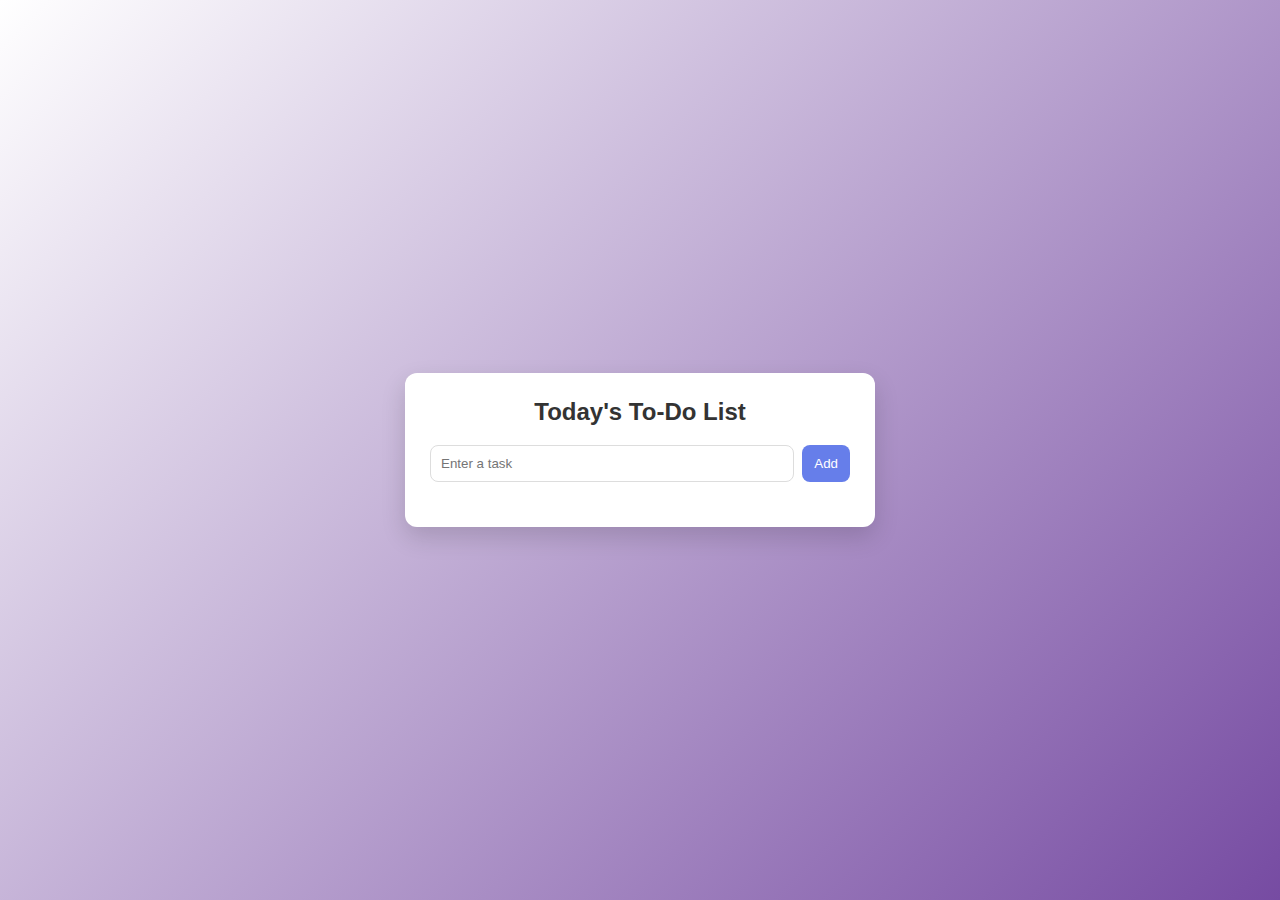
<file: to_do_list/index.html>
<!DOCTYPE html>
<html>
<head>
    <title>To-Do List</title>
    <style>
        body {
            font-family: 'Segoe UI', sans-serif;
            background: linear-gradient(135deg, white, #764ba2);
            display: flex;
            justify-content: center;
            align-items: center;
            height: 100vh;
            margin: 0;
        }

        .container {
            background: white;
            width: 420px;
            padding: 25px;
            border-radius: 12px;
            box-shadow: 0 10px 25px rgba(0,0,0,0.15);
        }

        h2 {
            margin-top: 0;
            text-align: center;
            color: #333;
        }

        .input-section {
            display: flex;
            gap: 8px;
            margin-bottom: 20px;
        }

        input {
            flex: 1;
            padding: 10px;
            border-radius: 8px;
            border: 1px solid #ddd;
            outline: none;
            transition: 0.3s;
        }

        input:focus {
            border-color: #667eea;
            box-shadow: 0 0 5px rgba(14, 19, 37, 0.4);
        }

        button {
            padding: 8px 12px;
            border-radius: 8px;
            border: none;
            cursor: pointer;
            font-weight: 500;
            transition: 0.3s;
        }

        .add-btn {
            background: #667eea;
            color: white;
        }

        .add-btn:hover {
            background: wheat;
        }

        ul {
            list-style: none;
            padding: 0;
            margin: 0;
        }

        li {
            background: #f9f9f9;
            margin-bottom: 10px;
            padding: 10px 12px;
            border-radius: 8px;
            display: flex;
            justify-content: space-between;
            align-items: center;
            transition: 0.3s;
        }

        li:hover {
            background: #f1f3ff;
        }

        .task-left {
            display: flex;
            align-items: center;
            gap: 8px;
        }

        .actions {
            opacity: 0;
            transition: 0.3s;
        }

        li:hover .actions {
            opacity: 1;
        }

        .completed {
            text-decoration: line-through;
            color: gray;
        }

        .update-btn {
            background: #ffc107;
            color: black;
        }

        .update-btn:hover {
            background: #e0a800;
        }

        .delete-btn {
            background: #dc3545;
            color: white;
            margin-left: 5px;
        }

        .delete-btn:hover {
            background: #c82333;
        }
    </style>
</head>
<body>

<div class="container">
    <h2>Today's To-Do List</h2>

    <div class="input-section">
        <input type="text" id="taskInput" placeholder="Enter a task">
        <button class="add-btn" onclick="addTask()">Add</button>
    </div>

    <ul id="taskList"></ul>
</div>

<script>
function addTask() {
    let input = document.getElementById("taskInput");
    let taskText = input.value.trim();

    if (taskText === "") {
        alert("Please enter a task");
        return;
    }

    let li = document.createElement("li");

    let leftDiv = document.createElement("div");
    leftDiv.className = "task-left";

    let checkbox = document.createElement("input");
    checkbox.type = "checkbox";

    let span = document.createElement("span");
    span.textContent = taskText;

    checkbox.onclick = function () {
        span.classList.toggle("completed");
    };

    leftDiv.appendChild(checkbox);
    leftDiv.appendChild(span);

    let actionDiv = document.createElement("div");
    actionDiv.className = "actions";

    let updateBtn = document.createElement("button");
    updateBtn.textContent = "Update";
    updateBtn.className = "update-btn";
    updateBtn.onclick = function () {
        let newTask = prompt("Update task:", span.textContent);
        if (newTask !== null && newTask.trim() !== "") {
            span.textContent = newTask;
        }
    };

    let deleteBtn = document.createElement("button");
    deleteBtn.textContent = "Delete";
    deleteBtn.className = "delete-btn";
    deleteBtn.onclick = function () {
        li.remove();
    };

    actionDiv.appendChild(updateBtn);
    actionDiv.appendChild(deleteBtn);

    li.appendChild(leftDiv);
    li.appendChild(actionDiv);

    document.getElementById("taskList").appendChild(li);

    input.value = "";
}
</script>

</body>
</
</file>
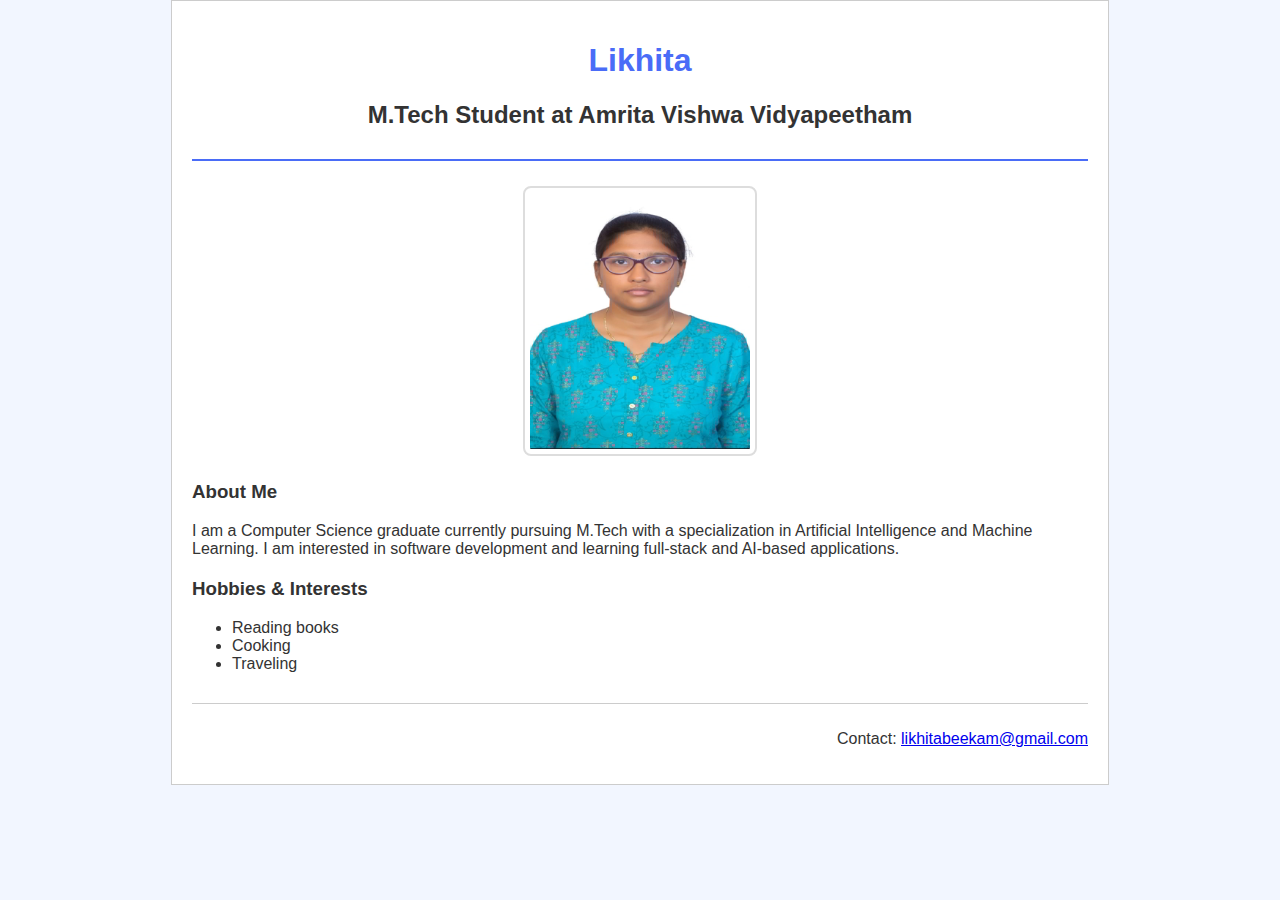
<file: webpage1/index.html>
<!DOCTYPE html>
<html lang="en">
<head>
    <meta charset="UTF-8">
    <title>Personal Profile - Likhita</title>

    <style>
        body {
            background-color: #f2f6ff;
            color: #333;
            font-family: Arial, sans-serif;
            margin: 0;
            padding: 0;
        }

        .container {
            width: 70%;
            margin: auto;
            background-color: #ffffff;
            padding: 20px;
            border: 1px solid #ccc;
        }

        header {
            text-align: center;
            border-bottom: 2px solid #4a6cf7;
            padding-bottom: 10px;
        }

        .profile-image {
    display: flex;
    justify-content: center;
    margin: 25px 0;
}

.profile-image img {
    width: 220px;
    height: auto;
    border-radius: 8px;          /* soft corners */
    border: 2px solid #ddd;
    padding: 5px;
    background-color: #fff;
}


        section {
            margin-top: 20px;
        }

        h1 {
            color: #4a6cf7;
        }

        footer {
            margin-top: 30px;
            text-align: right;
            border-top: 1px solid #ccc;
            padding-top: 10px;
        }
    </style>
</head>

<body>

<div class="container">

    <header>
        <h1>Likhita</h1>
        <h2>M.Tech Student at Amrita Vishwa Vidyapeetham</h2>
    </header>

    <div class="profile-image">
    <img src="image.jpg" alt="Profile photo">
</div>


    <section>
        <h3>About Me</h3>
        <p>
            I am a Computer Science graduate currently pursuing M.Tech with a specialization
            in Artificial Intelligence and Machine Learning. I am interested in software
            development and learning full-stack and AI-based applications.
        </p>
    </section>

    <section>
        <h3>Hobbies & Interests</h3>
        <ul>
            <li>Reading books</li>
            <li>Cooking</li>
            <li>Traveling</li>
        </ul>
    </section>

    <footer>
        <p>Contact: <a href="mailto:likhitabeekam@gmail.com">likhitabeekam@gmail.com</a></p>
    </footer>

</div>

</body>
</html>
</file>
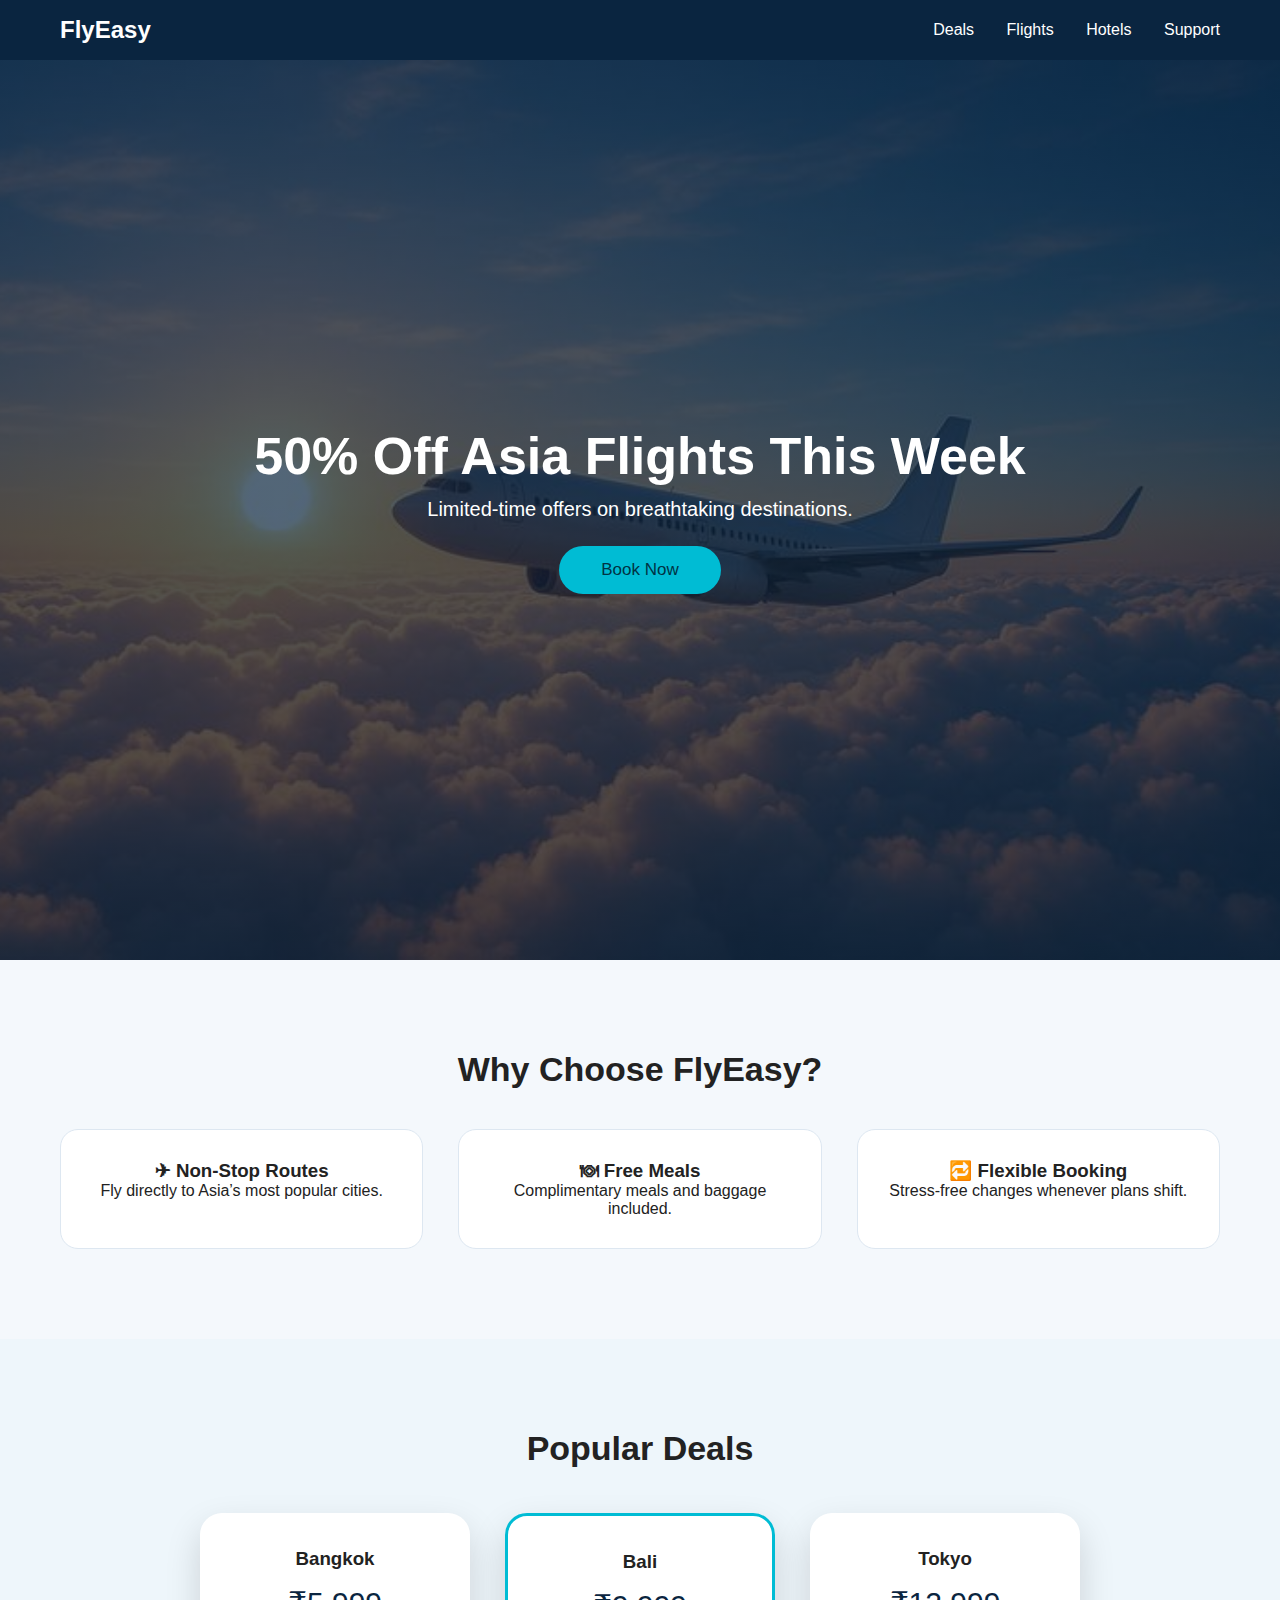
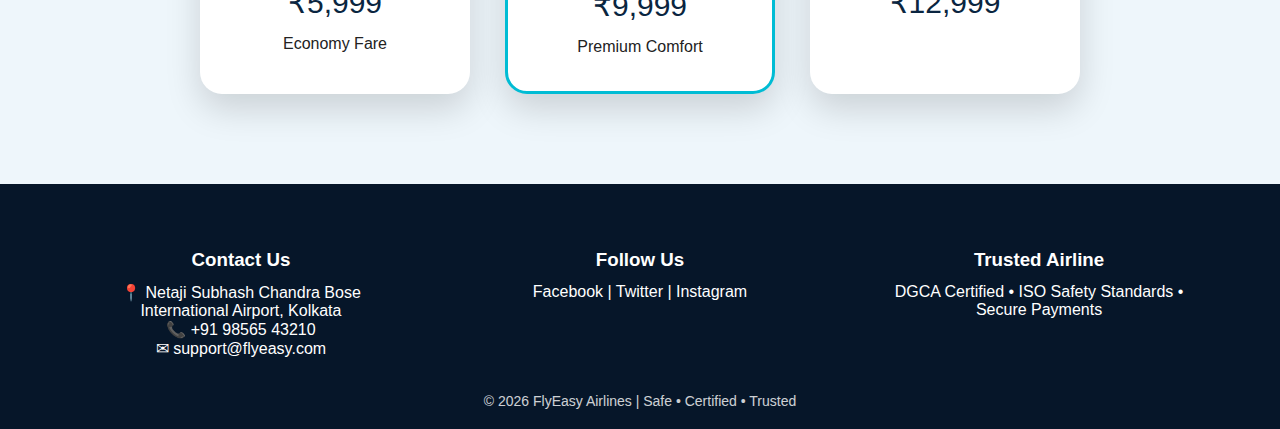
<file: webpage2/index.html>
<!DOCTYPE html>
<html lang="en">
<head>
    <meta charset="UTF-8">
    <title>FlyEasy | Asia Flash Sale</title>
    <link rel="stylesheet" href="style.css">
</head>

<body>

<header>
    <h2>FlyEasy</h2>
    <nav>
        <a href="#">Deals</a>
        <a href="#">Flights</a>
        <a href="#">Hotels</a>
        <a href="#">Support</a>
    </nav>
</header>

<section class="hero">
    <div>
        <h1>50% Off Asia Flights This Week</h1>
        <p>Limited-time offers on breathtaking destinations.</p>
        <button>Book Now</button>
    </div>
</section>

<section class="features">
    <h2>Why Choose FlyEasy?</h2>
    <div class="feature-grid">
        <div class="feature-card">
            <h3>✈ Non-Stop Routes</h3>
            <p>Fly directly to Asia’s most popular cities.</p>
        </div>
        <div class="feature-card">
            <h3>🍽 Free Meals</h3>
            <p>Complimentary meals and baggage included.</p>
        </div>
        <div class="feature-card">
            <h3>🔁 Flexible Booking</h3>
            <p>Stress-free changes whenever plans shift.</p>
        </div>
    </div>
</section>

<section class="pricing">
    <h2>Popular Deals</h2>
    <div class="pricing-grid">
        <div class="price-card">
            <h3>Bangkok</h3>
            <p class="price">₹5,999</p>
            <p>Economy Fare</p>
        </div>

        <div class="price-card recommended">
            <h3>Bali</h3>
            <p class="price">₹9,999</p>
            <p>Premium Comfort</p>
        </div>

        <div class="price-card">
            <h3>Tokyo</h3>
            <p class="price">₹12,999</p>
        </section>
<footer>
    <div class="footer-content">
        <div class="footer-section">
            <h3>Contact Us</h3>
            <p>📍 Netaji Subhash Chandra Bose International Airport, Kolkata</p>
            <p>📞 +91 98565 43210</p>
            <p>✉ support@flyeasy.com</p>
        </div>

        <div class="footer-section">
            <h3>Follow Us</h3>
            <p>Facebook | Twitter | Instagram</p>
        </div>

        <div class="footer-section">
            <h3>Trusted Airline</h3>
            <p>DGCA Certified • ISO Safety Standards • Secure Payments</p>
        </div>
    </div>

    <p class="footer-bottom">
        © 2026 FlyEasy Airlines | Safe • Certified • Trusted
    </p>
</footer>
</file>
<file: webpage2/style.css>
* {
    margin: 0;
    padding: 0;
    box-sizing: border-box;
    font-family: 'Segoe UI', sans-serif;
}

body {
    background-color: #f4f8fc;
    color: #222;
}

/* HEADER */
header {
    position: sticky;
    top: 0;
    background: #0a2540;
    padding: 16px 60px;
    display: flex;
    justify-content: space-between;
    align-items: center;
    color: #fff;
    z-index: 1000;
}

header nav a {
    margin-left: 28px;
    color: #fff;
    text-decoration: none;
    font-weight: 500;
}

header nav a:hover {
    text-decoration: underline;
}

/* HERO */
.hero {
    min-height: 100vh;
    background:
        linear-gradient(rgba(10,37,64,0.7), rgba(10,37,64,0.7)),
        url("kerala1.jpeg") center/cover;
    display: flex;
    justify-content: center;
    align-items: center;
    text-align: center;
    padding: 40px;
    color: #fff;
}

.hero h1 {
    font-size: 52px;
    margin-bottom: 12px;
}

.hero p {
    font-size: 20px;
    margin-bottom: 25px;
}

.hero button {
    padding: 14px 42px;
    font-size: 17px;
    border: none;
    border-radius: 30px;
    background: #00bcd4;
    color: #003344;
    cursor: pointer;
    transition: background 0.3s;
}

.hero button:hover {
    background: #26c6da;
}

/* FEATURES */
.features {
    padding: 90px 60px;
    text-align: center;
}

.features h2 {
    font-size: 34px;
    margin-bottom: 40px;
}

.feature-grid {
    display: grid;
    grid-template-columns: repeat(auto-fit, minmax(260px, 1fr));
    gap: 35px;
}

.feature-card {
    background: #ffffff;
    border-radius: 18px;
    padding: 30px;
    border: 1px solid #dde7f1;
    transition: transform 0.3s, box-shadow 0.3s;
}

.feature-card:hover {
    transform: translateY(-8px);
    box-shadow: 0 12px 30px rgba(0,0,0,0.12);
}

/* PRICING */
.pricing {
    background: #eef6fb;
    padding: 90px 60px;
    text-align: center;
}

.pricing h2 {
    font-size: 34px;
}

.pricing-grid {
    display: flex;
    gap: 35px;
    justify-content: center;
    margin-top: 45px;
    flex-wrap: wrap;
}

.price-card {
    background: #ffffff;
    padding: 35px;
    width: 270px;
    border-radius: 22px;
    box-shadow: 0 15px 35px rgba(0,0,0,0.15);
    transition: transform 0.3s;
}

.price-card:hover {
    transform: scale(1.05);
}

.price-card.recommended {
    border: 3px solid #00bcd4;
}

.price {
    font-size: 30px;
    color: #0a2540;
    margin: 15px 0;
}

/* END SECTION */
.ending {
    min-height: 75vh;
    background:
        linear-gradient(rgba(0,0,0,0.65), rgba(0,0,0,0.65)),
        url("kerala1.jpeg") center/cover;
    display: flex;
    justify-content: center;
    align-items: center;
    text-align: center;
    color: white;
    padding: 40px;
}

/* CONTACT + FOOTER */
.contact {
    background: #0a2540;
    color: white;
    padding: 70px 20px;
    text-align: center;
}

.contact h2 {
    font-size: 30px;
    margin-bottom: 18px;
}

.socials span {
    margin: 0 15px;
    cursor: pointer;
    opacity: 0.85;
}

footer {
    background: #061629;
    color: white;
    text-align: center;
    padding: 15px;
}

footer {
    background: #061629;
    color: white;
    padding: 50px 20px 20px;
    text-align: center;
}

.footer-content {
    display: flex;
    justify-content: space-around;
    flex-wrap: wrap;
    margin-bottom: 20px;
}

.footer-section {
    margin: 15px;
    max-width: 300px;
}

.footer-section h3 {
    margin-bottom: 12px;
}

.footer-bottom {
    font-size: 14px;
    opacity: 0.8;
}
</file>
